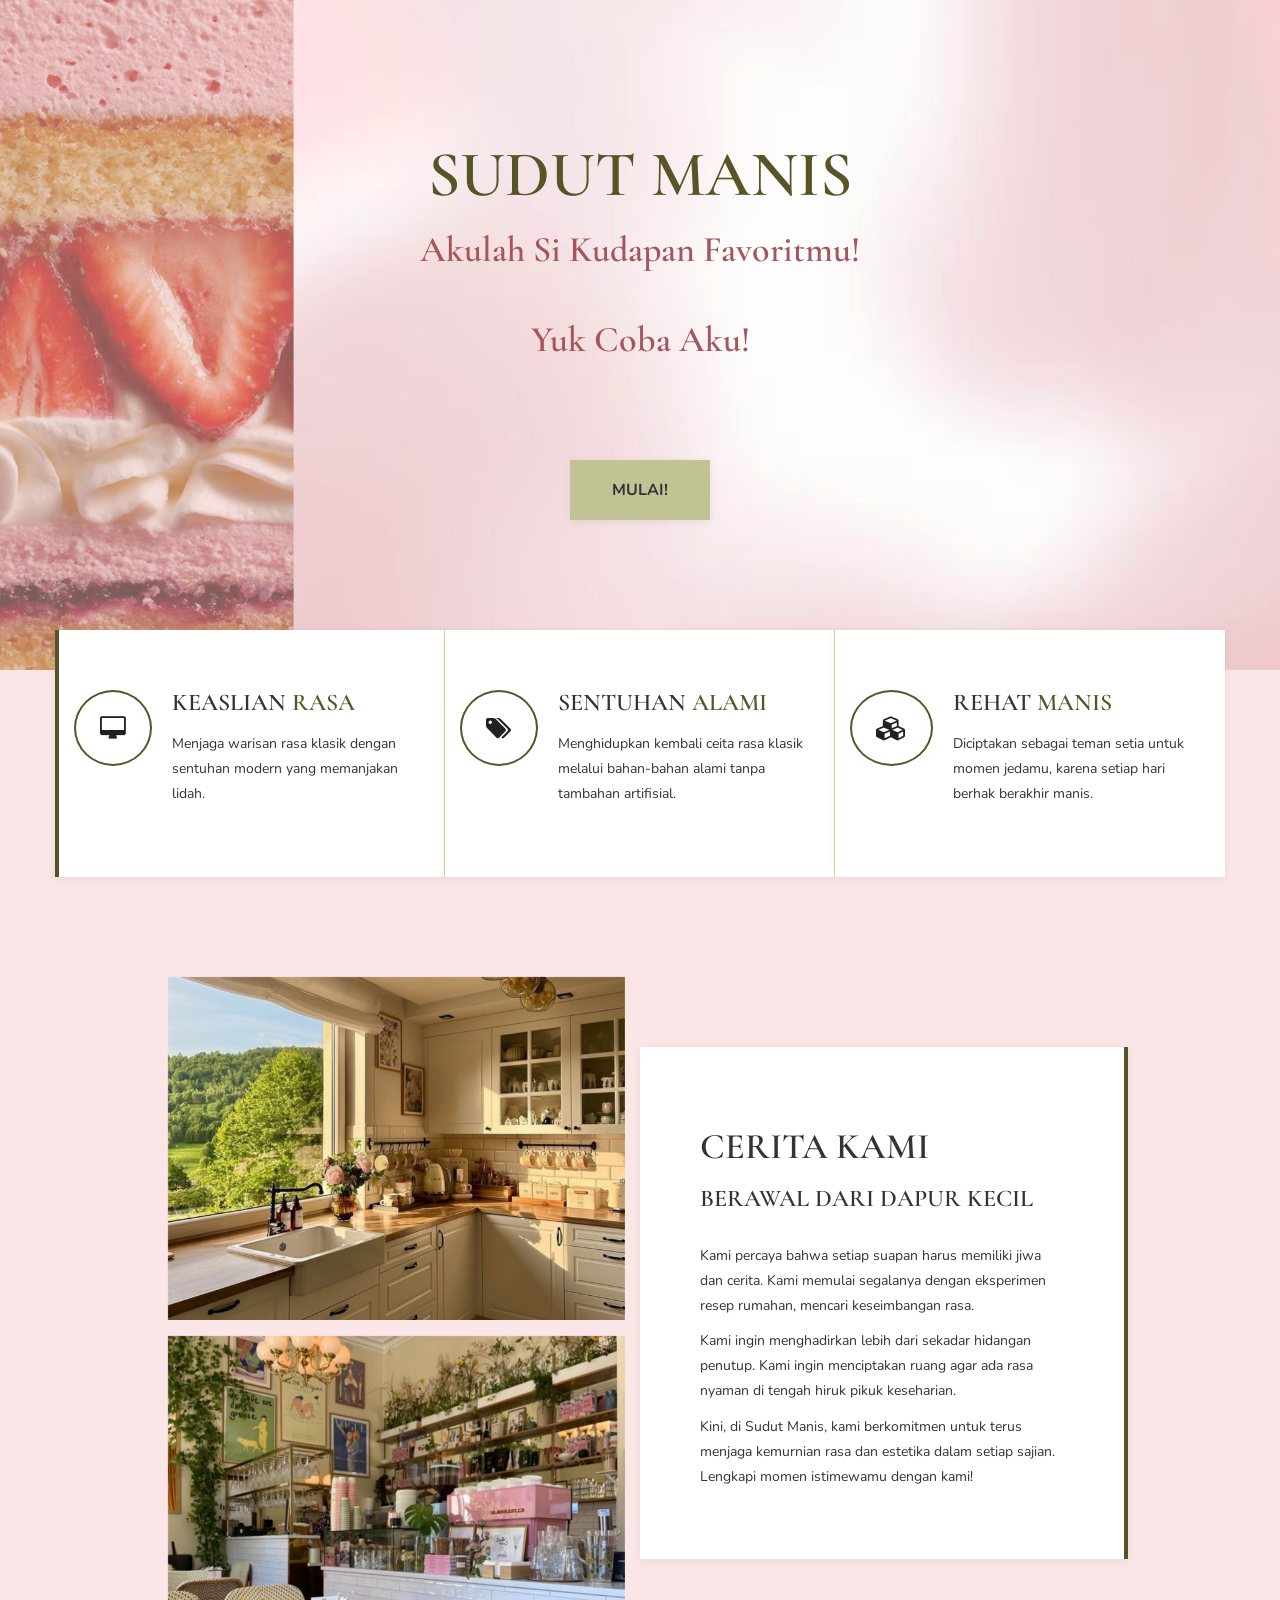
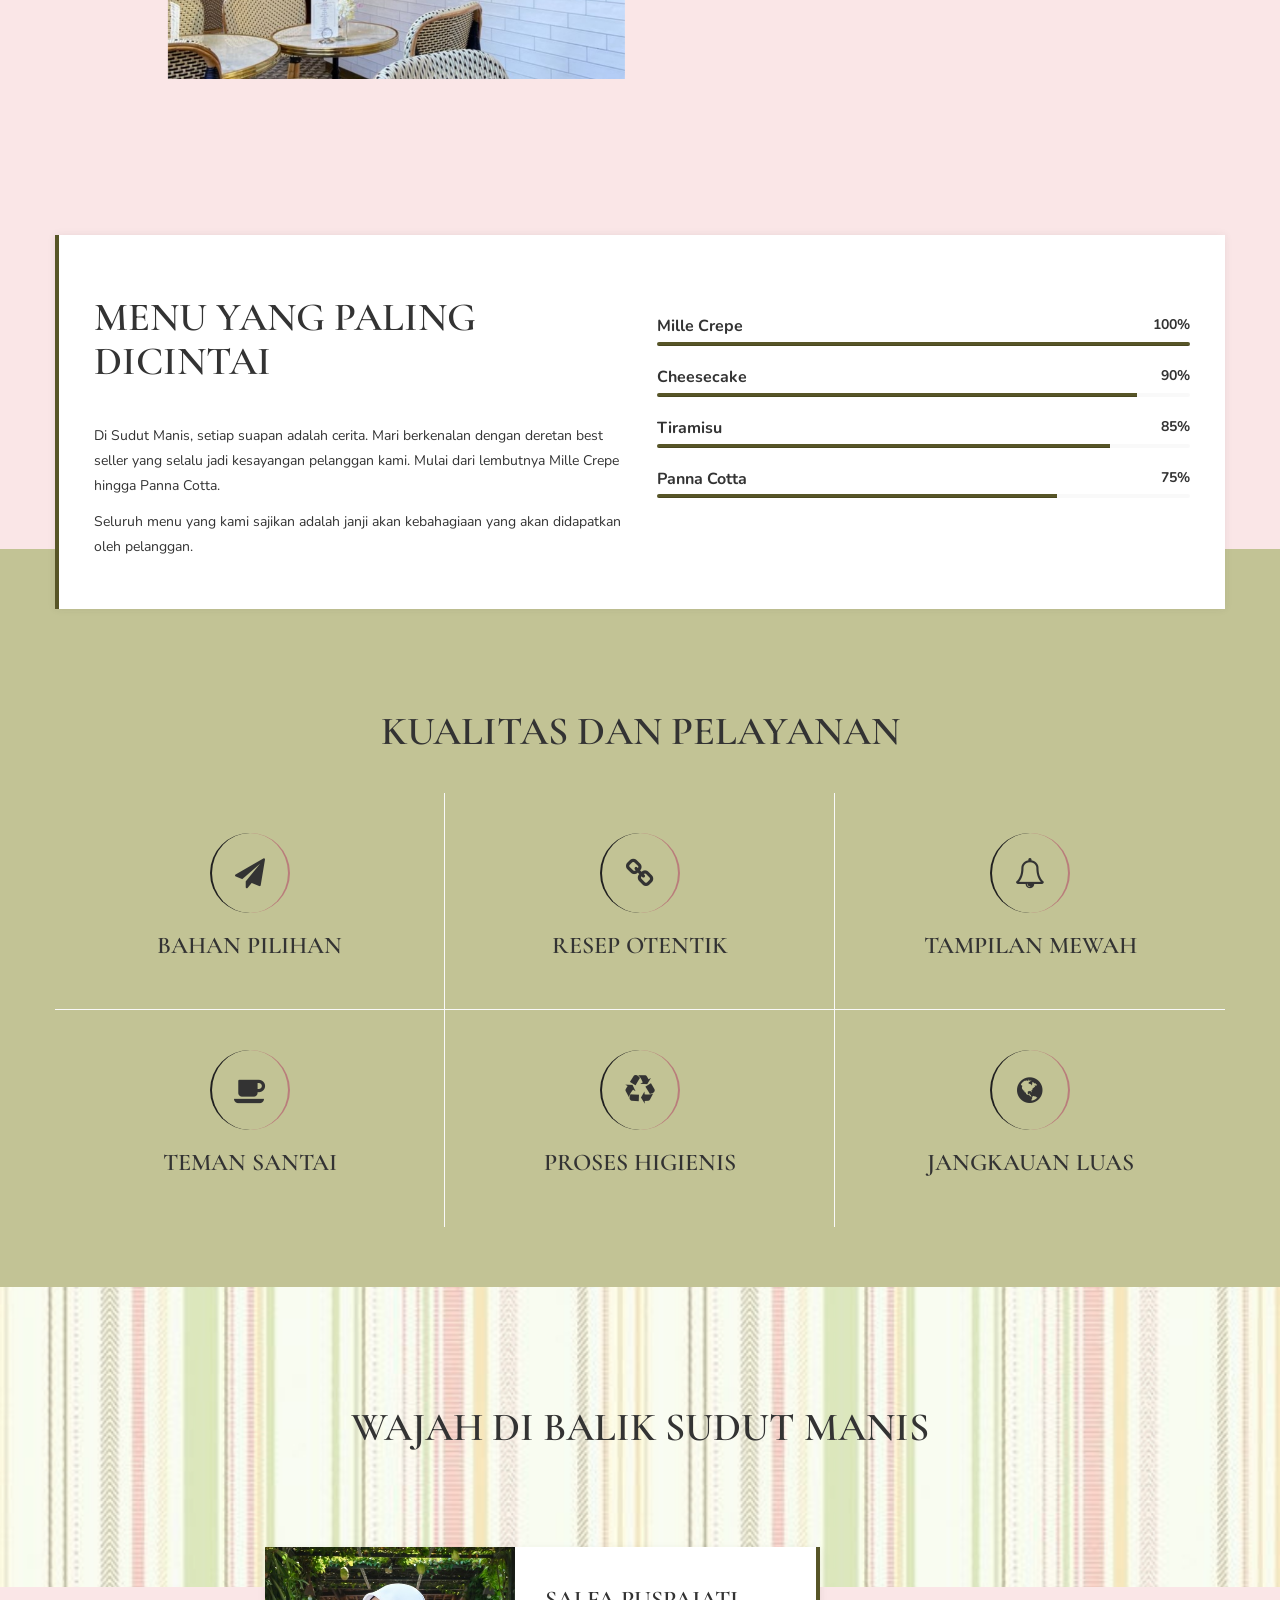
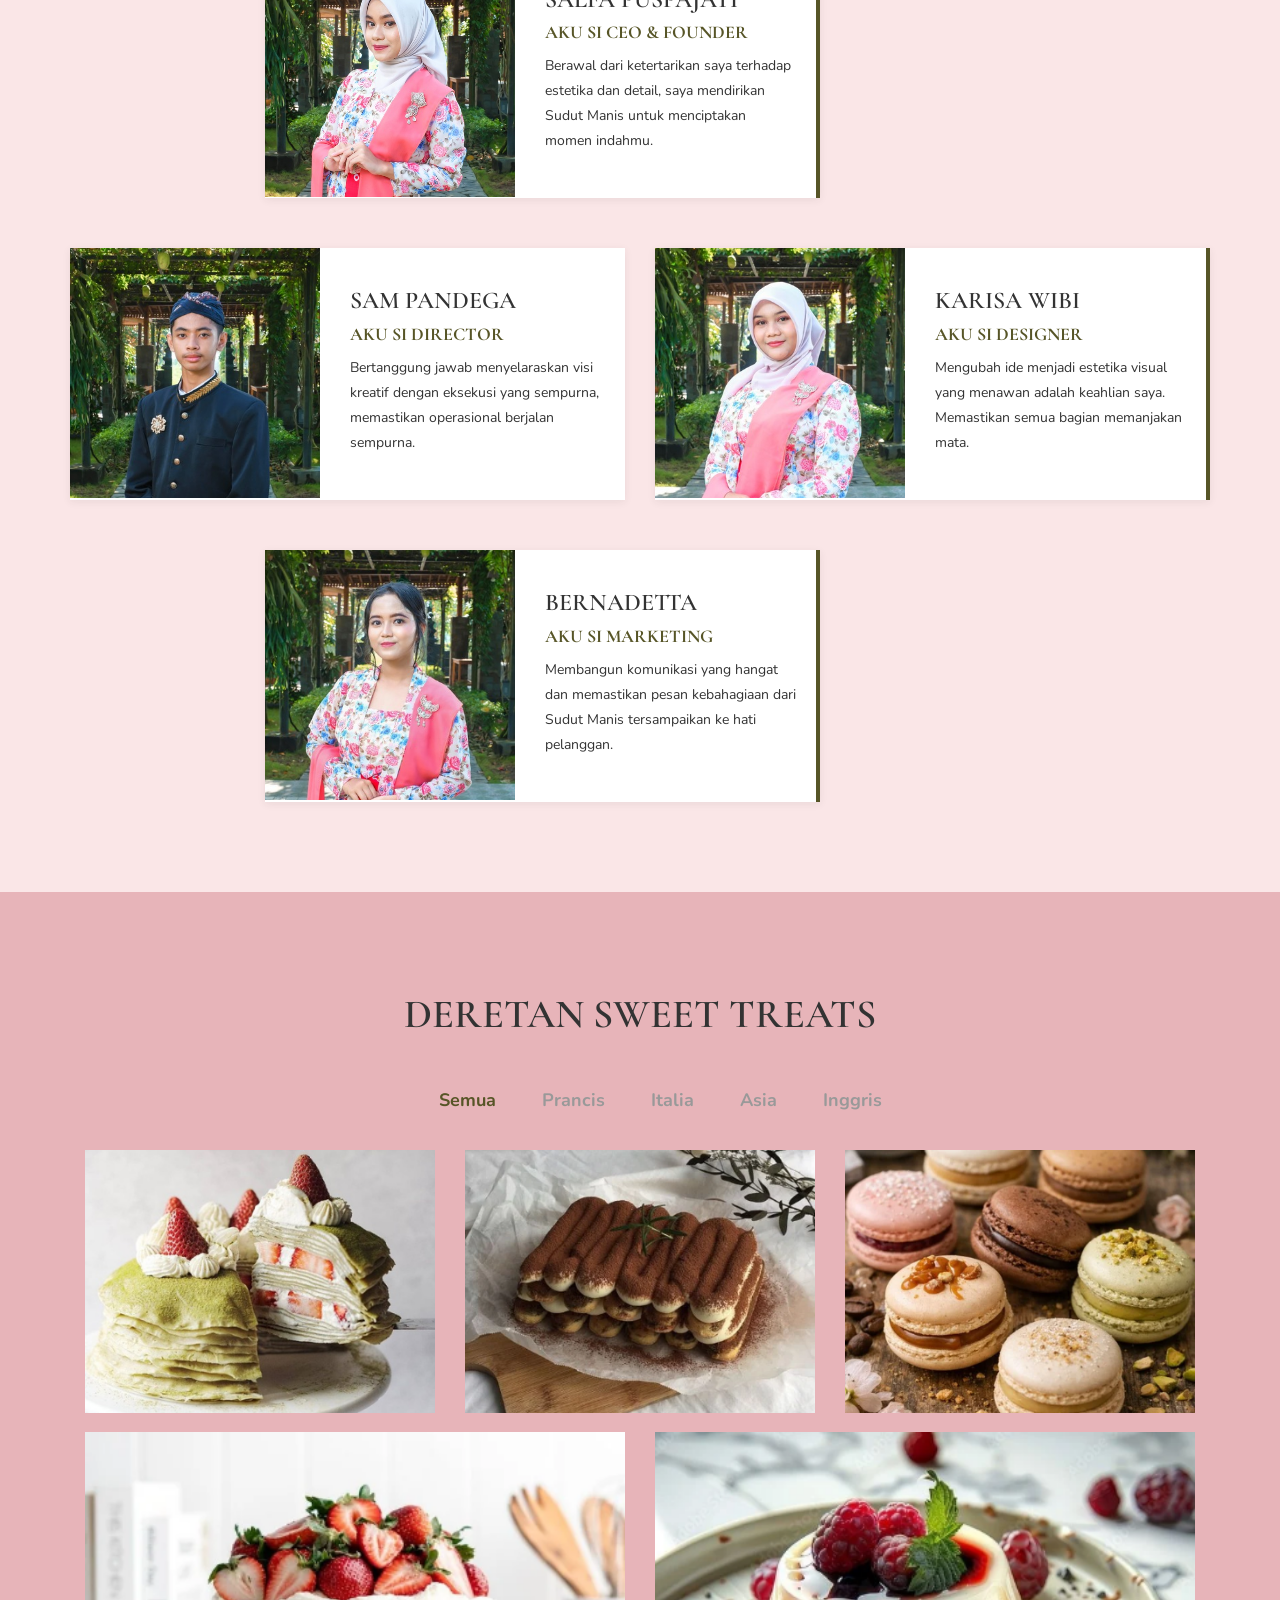
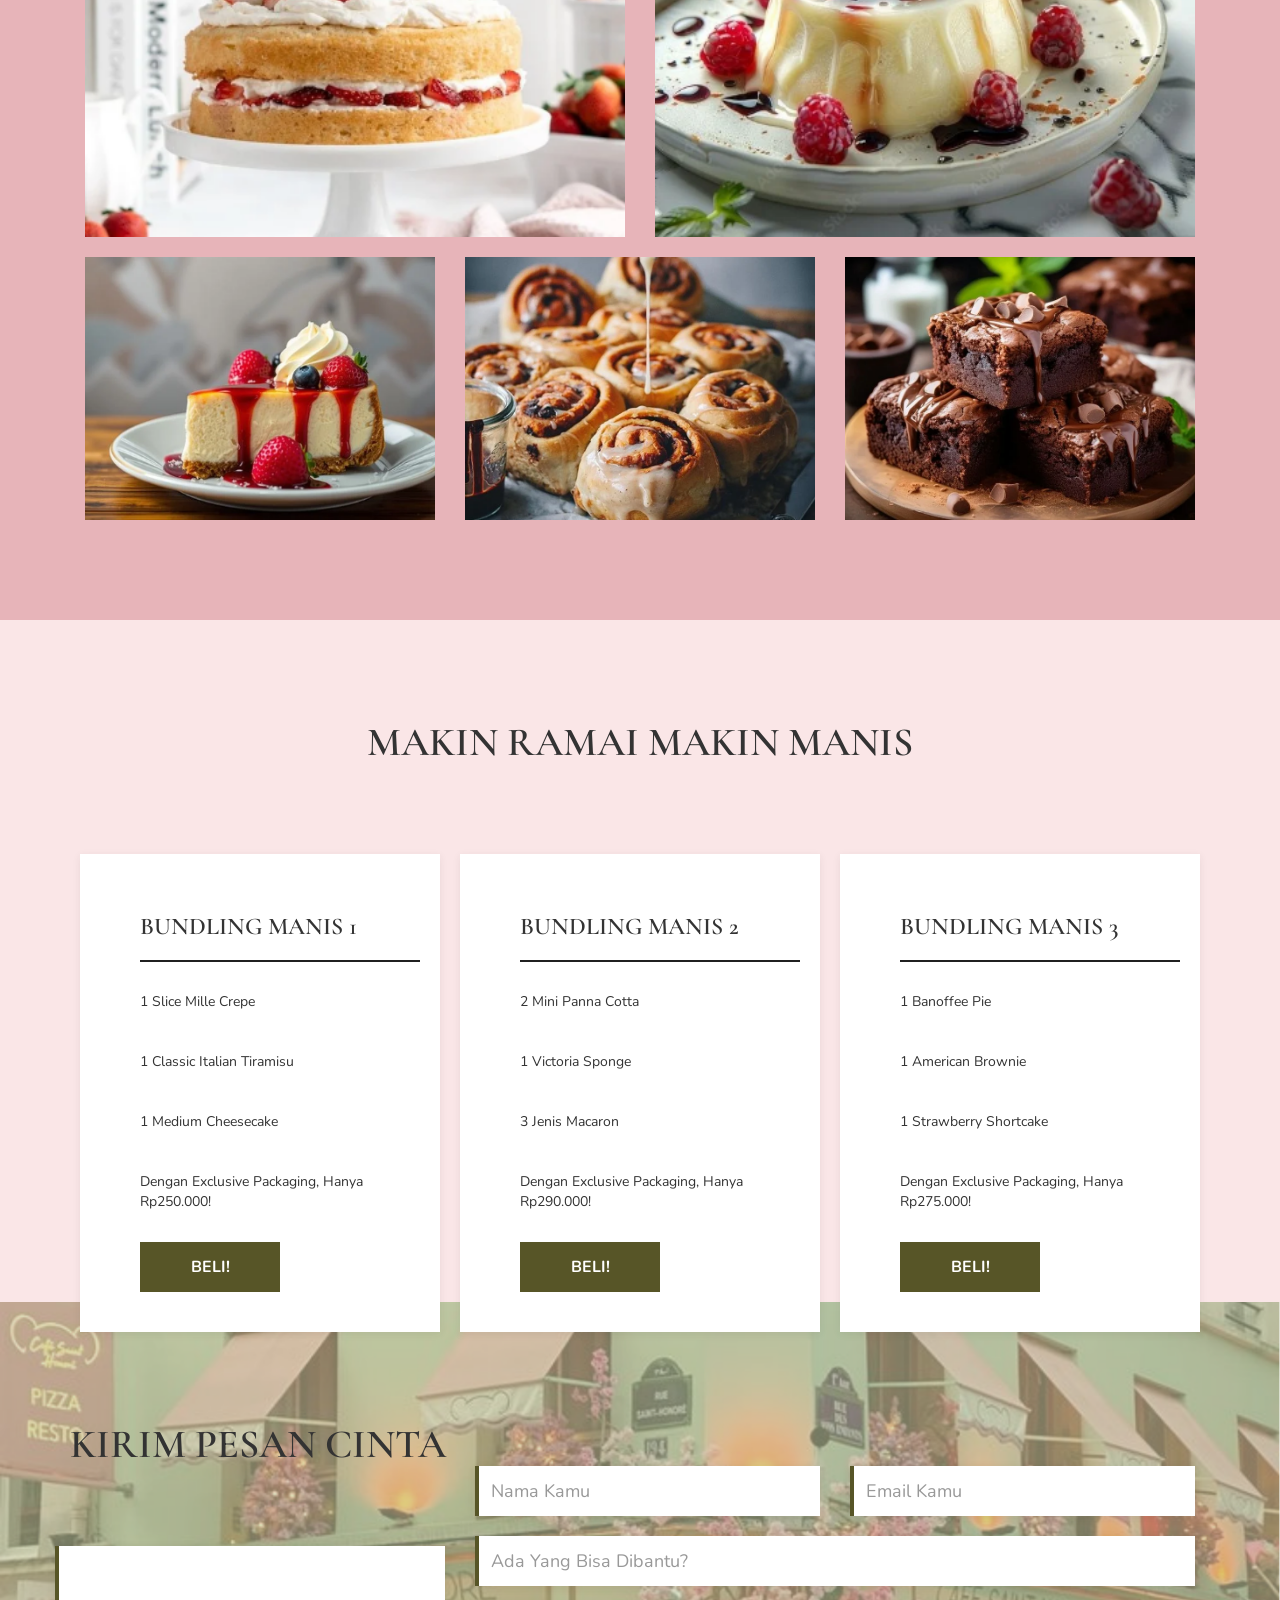
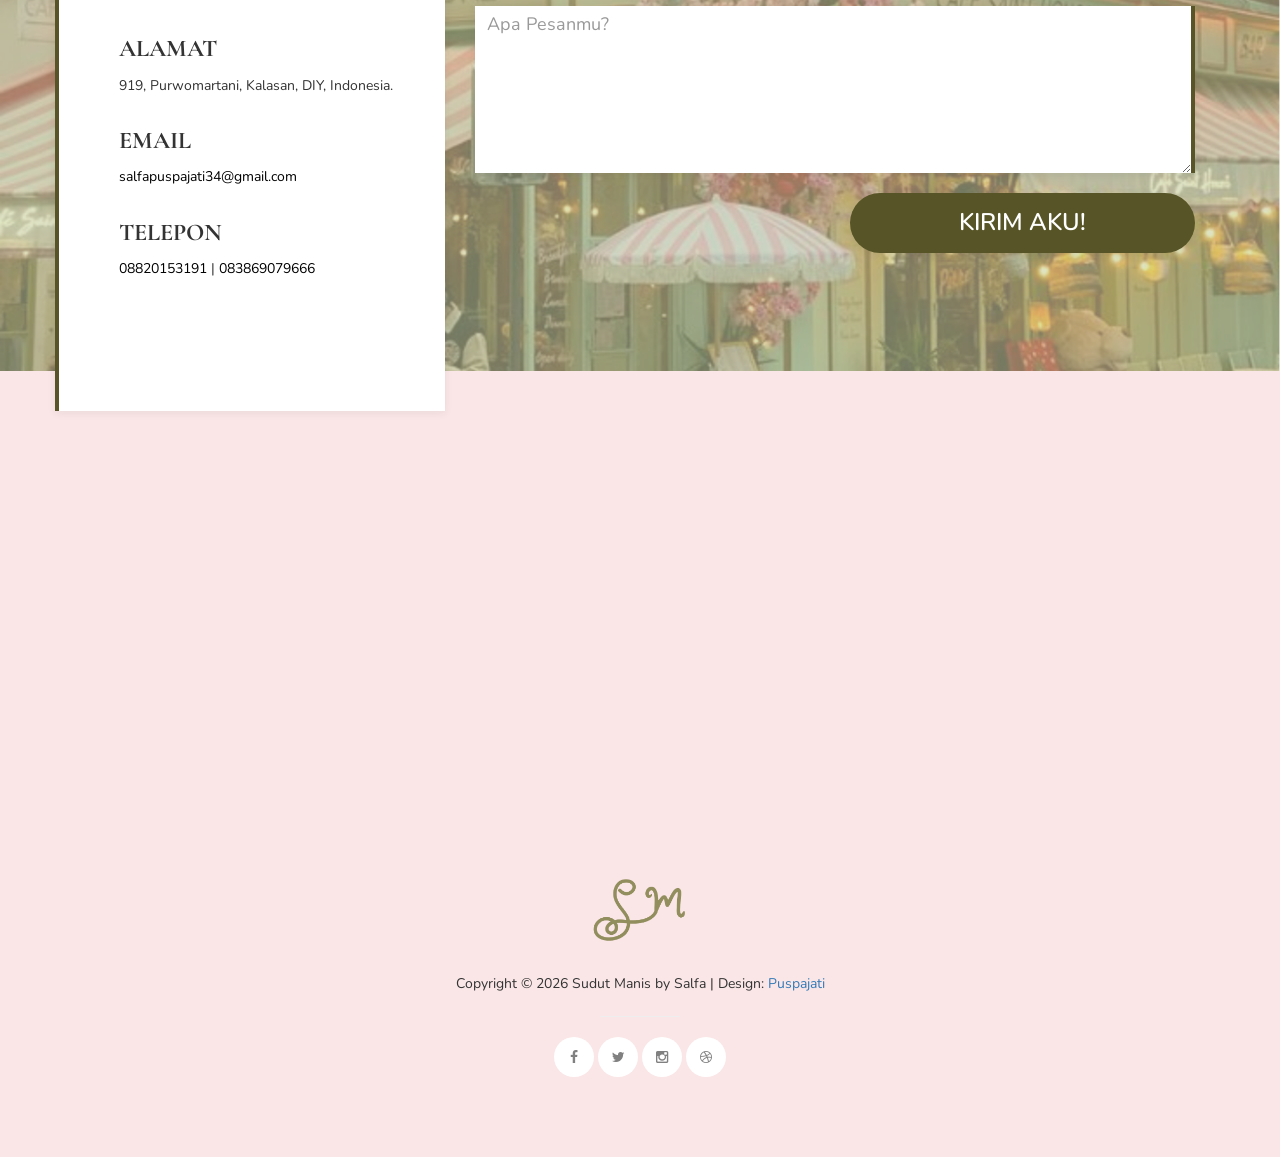
<file: index.html>
<!DOCTYPE html>
<html lang="en">
<head>
	<meta charset="utf-8">
	<meta http-equiv="X-UA-Compatible" content="IE=Edge">
	<meta name="viewport" content="width=device-width, initial-scale=1">
	<meta name="keywords" content="">
	<meta name="description" content="">
	<!-- site title -->
	<title>Sudut Manis  -  Kudapan Favoritmu</title>
	<!-- Stylesheets css comes here -->
	<link rel="stylesheet" href="css/bootstrap.min.css">
	<link rel="stylesheet" href="css/animate.min.css">
	<link rel="stylesheet" href="css/font-awesome.min.css">
	<link rel="stylesheet" href="css/nivo-lightbox.css">
	<link rel="stylesheet" href="css/nivo_themes/default/default.css">
	<link rel="stylesheet" href="css/templatemo-style.css">
	<link rel="preconnect" href="https://fonts.googleapis.com">
	<link rel="preconnect" href="https://fonts.gstatic.com" crossorigin>
	<link href="https://fonts.googleapis.com/css2?family=Cormorant+Garamond:ital,wght@0,400;0,600;0,700;1,400&family=Nunito:wght@300;400;600&display=swap" rel="stylesheet">
<!-- 
Alpha Template
https://templatemo.com/tm-465-alpha
-->
</head>
<body data-spy="scroll" data-target=".navbar-collapse">

<!-- preloader section -->
<div class="preloader">
	<div class="sk-spinner sk-spinner-rotating-plane"></div>
</div>

<!-- navigation section -->
<nav class="navbar navbar-default navbar-fixed-top sticky-navigation" role="navigation">
	<div class="container">
		<div class="navbar-header">
			<button class="navbar-toggle" data-toggle="collapse" data-target=".navbar-collapse">
				<span class="icon icon-bar"></span>
				<span class="icon icon-bar"></span>
				<span class="icon icon-bar"></span>
			</button>
			<a href="#"><img src="images/sudutmanis logo.png" class="img-responsive site-logo" alt="logo"></a>
		</div>
		<div class="collapse navbar-collapse">
			<ul class="nav navbar-nav navbar-right main-navigation">
				<li><a href="#home" class="smoothScroll">BERANDA</a></li>
				<li><a href="#about" class="smoothScroll">CERITA KAMI</a></li>
				<li><a href="#service" class="smoothScroll">KUALITAS</a></li>
				<li><a href="#team" class="smoothScroll">TIM KAMI</a></li>
				<li><a href="#portfolio" class="smoothScroll">DESSERTS</a></li>
				<li><a href="#price" class="smoothScroll">BUNDLING</a></li>
				<li><a href="#contact" class="smoothScroll">KONTAK</a></li>
				<p id="userInfo">Belum login</p>

	<div id="authArea">
		<button onclick="goLogin()" class="nav-cta">Login</button>
	</div>
			</ul>
		</div>
	</div>
</nav>

<!-- home section -->
<section id="home" class="tm-home">
	<div class="container">
		<div class="row">
			<div class="col-md-12 col-sm-12">
            	<h1 class="wow fadeIn tm-home-logo" data-wow-delay="1.3s">Sudut Manis</h1>
				<h2 class="wow fadeIn tm-home-header" data-wow-delay="1.6s">Akulah Si Kudapan Favoritmu!</h2>
				<h2 class="wow fadeInUp tm-home-header" data-wow-delay="1.9s">Yuk Coba Aku!</h2>
				<a href="#about" class="smoothScroll btn btn-default btn-lg">MULAI!</a>
			</div>
		</div>
	</div>
</section>

<!-- social icons section -->
<section id="tm-icons" class="tm-icons">
	<div class="container">
		<div class="row">
			
				<div class="col-md-4 col-sm-12 tm-icon-1">
					<div class="wow fadeInUp" data-wow-delay="1.3s">
						<div class="media">
							<div class="media-object pull-left">
								<a href="#" class="fa fa-desktop"></a>
							</div>
							<div class="media-body">
								<h3 class="media-heading">Keaslian <span class="green">Rasa</span></h3>
								<p>Menjaga warisan rasa klasik dengan sentuhan modern yang memanjakan lidah.</p>
							</div>
						</div>
					</div>
				</div>
				<div class="col-md-4 col-sm-12 tm-icon-2">
					<div class="wow fadeInUp" data-wow-delay="1.6s">
						<div class="media">
							<div class="media-object pull-left">
								<a href="#" class="fa fa-tags"></a>
							</div>
							<div class="media-body">
								<h3 class="media-heading">Sentuhan <span class="green">Alami</span></h3>
								<p>Menghidupkan kembali ceita rasa klasik melalui bahan-bahan alami tanpa tambahan artifisial.</p>
							</div>
						</div>
					</div>
				</div>
				<div class="col-md-4 col-sm-12 tm-icon-3">
					<div class="wow fadeInUp" data-wow-delay="1.9s">
						<div class="media">
							<div class="media-object pull-left">
								<a href="#" class="fa fa-cubes"></a>
							</div>
							<div class="media-body">
								<h3 class="media-heading">Rehat <span class="green">Manis</span></h3>
								<p>Diciptakan sebagai teman setia untuk momen jedamu, karena setiap hari berhak berakhir manis.</p>
							</div>
						</div>
					</div>
				</div>
			
		</div>
	</div>
</section>

<!-- about section -->
<section id="about" class="tm-about">
	<div class="container">
		<div class="row">
			<div class="col-md-1 col-sm-1"></div>
			<div class="col-md-5 col-sm-12">
				<img src="images/IMG_20260514_121208.jpg.jpeg" class="img-responsive wow fadeIn" data-wow-delay="0.6s" alt="about">
				<img src="images/IMG_20260514_121412.jpg.jpeg" class="img-responsive wow fadeInUp" data-wow-delay="0.6s" alt="about">
			</div>
			<div class="col-md-5 col-sm-12 about-des wow fadeInRight" data-wow-delay="0.9s">
				<h1>Cerita Kami</h1>
				<h3 class="tm-about-h3">Berawal dari Dapur Kecil</h3>
				<p>Kami percaya bahwa setiap suapan harus memiliki jiwa dan cerita. Kami memulai segalanya dengan eksperimen resep rumahan, mencari keseimbangan rasa.</p>
                <p>Kami ingin menghadirkan lebih dari sekadar hidangan penutup. Kami ingin menciptakan ruang agar ada rasa nyaman di tengah hiruk pikuk keseharian.</p>
				<p>Kini, di Sudut Manis, kami berkomitmen untuk terus menjaga kemurnian rasa dan estetika dalam setiap sajian. Lengkapi momen istimewamu dengan kami!</p>
			</div>
			<div class="col-md-1 col-sm-1"></div>
			<div class="col-md-12 col-sm-12 about-bottom-des wow bounceIn">
				<div class="col-md-6 col-sm-12">
					<h2 class="tm-about-header">Menu yang Paling Dicintai</h2>
					<p>Di Sudut Manis, setiap suapan adalah cerita. Mari berkenalan dengan deretan best seller yang selalu jadi kesayangan pelanggan kami. Mulai dari lembutnya Mille Crepe hingga Panna Cotta.</p>
					<p>Seluruh menu yang kami sajikan adalah janji akan kebahagiaan yang akan didapatkan oleh pelanggan.</p>
				</div>
				<div class="col-md-6 col-sm-12 about-skills">
					<strong>Mille Crepe</strong>
						<span class="pull-right">100%</span>
							<div class="progress">
								<div class="progress-bar progress-bar-primary" role="progressbar" aria-valuenow="80" aria-valuemin="0" aria-valuemax="100" style="width: 100%;"></div>
							</div>
					<strong>Cheesecake</strong>
						<span class="pull-right">90%</span>
							<div class="progress">
								<div class="progress-bar progress-bar-primary" role="progressbar" aria-valuenow="90" aria-valuemin="0" aria-valuemax="100" style="width: 90%;"></div>
							</div>
					<strong>Tiramisu</strong>
						<span class="pull-right">85%</span>
							<div class="progress">
								<div class="progress-bar progress-bar-primary" role="progressbar" aria-valuenow="85" aria-valuemin="0" aria-valuemax="100" style="width: 85%;"></div>
							</div>
					<strong>Panna Cotta</strong>
						<span class="pull-right">75%</span>
							<div class="progress">
								<div class="progress-bar progress-bar-primary" role="progressbar" aria-valuenow="75" aria-valuemin="0" aria-valuemax="100" style="width: 75%;"></div>
							</div>
				</div>
			</div>
		</div>
	</div>
</section>

<!-- service section -->
<section id="service" class="tm-service">
	<div class="container">
		<div class="row">
			<div class="col-md-12 col-sm-12">
				<h2>Kualitas dan Pelayanan</h2>
			</div>
			<div class="col-md-4 col-sm-4 border-right border-bottom">
				<i class="fa fa-paper-plane wow bounceIn" data-wow-delay="0.3s"></i>
				<h3 class="tm-service-h3">Bahan Pilihan</h3>
			</div>
			<div class="col-md-4 col-sm-4 border-right border-bottom">
				<i class="fa fa-link wow bounceIn" data-wow-delay="0.6s"></i>
				<h3 class="tm-service-h3">Resep Otentik</h3>
			</div>
			<div class="col-md-4 col-sm-4 border-bottom">
				<i class="fa fa-bell-o wow bounceIn" data-wow-delay="0.9s"></i>
				<h3 class="tm-service-h3">Tampilan Mewah</h3>
			</div>
			<div class="col-md-4 col-sm-4 border-right">
				<i class="fa fa-coffee wow bounceIn" data-wow-delay="1s"></i>
				<h3 class="tm-service-h3">Teman Santai</h3>
			</div>
			<div class="col-md-4 col-sm-4 border-right">
				<i class="fa fa-recycle wow bounceIn" data-wow-delay="1.3s"></i>
				<h3 class="tm-service-h3">Proses Higienis</h3>
			</div>
			<div class="col-md-4 col-sm-4">
				<i class="fa fa-globe wow bounceIn" data-wow-delay="1.6s"></i>
				<h3 class="tm-service-h3">Jangkauan Luas</h3>
			</div>
		</div>
	</div>
</section>

<!-- home section -->
<section id="team" class="tm-team">
	<div class="team-title">
		<h2>Wajah di balik Sudut Manis</h2>
	</div>
	<div class="container">
		<div class="row">
			<div class="container-fluid">
			<div class="col-md-2 col-sm-1"></div>
			<div class="col-md-6 col-sm-10">
				<div class="media wow fadeInUp" data-wow-delay="0.3s">
					<div class="media-object pull-left">
						<img src="images/salfa 250px_20260514_114555_0000.png" class="img-responsive" alt="team">
					</div>
					<div class="media-body border-right">
						<h3 class="media-heading">Salfa Puspajati</h3>
						<h4 class="tm-team-member-heading-2">Aku Si CEO &amp; Founder</h4>
						<p>Berawal dari ketertarikan saya terhadap estetika dan detail, saya mendirikan Sudut Manis untuk menciptakan momen indahmu.</p>
					</div>
				</div>
			</div>
			<div class="col-md-6 col-sm-10">
				<div class="media wow fadeInUp" data-wow-delay="0.6s">
					<div class="media-object pull-left">
						<img src="images/dega 250px_20260514_115145_0000.png" class="img-responsive" alt="team">
					</div>
					<div class="media-body">
						<h3 class="media-heading">Sam Pandega</h3>
						<h4 class="tm-team-member-heading-2">Aku Si Director</h4>
						<p>Bertanggung jawab menyelaraskan visi kreatif dengan eksekusi yang sempurna, memastikan operasional berjalan sempurna.</p>
					</div>
				</div>
			</div>
			<div class="col-md-6 col-sm-10">
				<div class="media wow fadeInUp" data-wow-delay="0.9s">
					<div class="media-object pull-left">
						<img src="images/ica 250px_20260514_115344_0000.png" class="img-responsive" alt="team">
					</div>
					<div class="media-body border-right">
						<h3 class="media-heading">Karisa Wibi</h3>
						<h4 class="tm-team-member-heading-2">Aku Si Designer</h4>
						<p>Mengubah ide menjadi estetika visual yang menawan adalah keahlian saya. Memastikan semua bagian memanjakan mata.</p>
					</div>
				</div>
			</div>
			<div class="col-md-2 col-sm-2"></div>
			<div class="col-md-6 col-sm-10">
				<div class="media wow fadeInUp" data-wow-delay="1s">
					<div class="media-object pull-left">
						<img src="images/berta 250px_20260514_115436_0000.png" class="img-responsive" alt="team">
					</div>
					<div class="media-body border-right">
						<h3 class="media-heading">Bernadetta</h3>
						<h4 class="tm-team-member-heading-2">Aku Si Marketing</h4>
						<p>Membangun komunikasi yang hangat dan memastikan pesan kebahagiaan dari Sudut Manis tersampaikan ke hati pelanggan.</p>
					</div>
				</div>
			</div>
		</div>
		</div>
	</div>
</section>

<!-- portfolio section -->
<section id="portfolio" class="tm-portfolio">
	<div class="container">
		<div class="row">
			<div class="col-md-12 col-sm-12">
				<div class="title">
					<h2>Deretan Sweet Treats</h2>
				</div>
				<!-- ISO section -->
				<div class="iso-section">
					<ul class="filter-wrapper clearfix">
                   		 <li><a href="#" data-filter="*" class="selected opc-main-bg">Semua</a></li>
                   		 <li><a href="#" class="opc-main-bg" data-filter=".html">Prancis</a></li>
                   		 <li><a href="#" class="opc-main-bg" data-filter=".photoshop">Italia</a></li>
                    	 <li><a href="#" class="opc-main-bg" data-filter=".wordpress">Asia</a></li>
                    	 <li><a href="#" class="opc-main-bg" data-filter=".mobile">Inggris</a></li>
               		</ul>
               		<div class="iso-box-section wow fadeIn" data-wow-delay="0.9s">
               			<div class="iso-box-wrapper col4-iso-box">

               				 <div class="iso-box html wordpress mobile col-md-4 col-sm-4">
               				 	<a href="images/portfolio-img2.jpg" data-lightbox-gallery="portfolio-gallery"><img src="images/portfolio-img2.jpg" alt="portfolio img"></a>
               				 </div>

               				 <div class="iso-box wordpress col-md-4 col-sm-4">
               				 	<a href="images/portfolio-img3.jpg" data-lightbox-gallery="portfolio-gallery"><img src="images/portfolio-img3.jpg" alt="portfolio img"></a>
               				 </div>

               				 <div class="iso-box html mobile col-md-4 col-sm-4">
               				 	<a href="images/portfolio-img4.jpg" data-lightbox-gallery="portfolio-gallery"><img src="images/portfolio-img4.jpg" alt="portfolio img"></a>
               				 </div>

               				 <div class="iso-box wordpress col-md-6 col-sm-6">
               				 	<a href="images/portfolio-img5.jpg" data-lightbox-gallery="portfolio-gallery"><img src="images/portfolio-img5.jpg" alt="portfolio img"></a>
               				 </div>

               				 <div class="iso-box html photoshop col-md-6 col-sm-6">
               				 	<a href="images/portfolio-img6.jpg" data-lightbox-gallery="portfolio-gallery"><img src="images/portfolio-img6.jpg" alt="portfolio img"></a>
               				 </div>

               				 <div class="iso-box photoshop col-md-4 col-sm-4">
               				 	<a href="images/portfolio-img7.jpg" data-lightbox-gallery="portfolio-gallery"><img src="images/portfolio-img7.jpg" alt="portfolio img"></a>
               				 </div>

               				 <div class="iso-box photoshop mobile col-md-4 col-sm-4">
               				 	<a href="images/portfolio-img8.jpg" data-lightbox-gallery="portfolio-gallery"><img src="images/portfolio-img8.jpg" alt="portfolio img"></a>
               				 </div>

               				 <div class="iso-box photoshop html col-md-4 col-sm-4">
               				 	<a href="images/portfolio-img9.jpg" data-lightbox-gallery="portfolio-gallery"><img src="images/portfolio-img9.jpg" alt="portfolio img"></a>
               				 </div>

               			</div>
               		</div>

				</div>
			</div>
		</div>
	</div>
</section>		

<!-- price section -->
<section id="price" class="tm-price">
	<div class="container">
		<div class="col-md-12 col-sm-12">
			<h2 class="tm-price-section-heading">Makin Ramai Makin Manis</h2>
		</div>
		<div class="col-md-4 col-sm-6">
			<div class="plan wow bounceIn" data-wow-delay="0.3s">
				<h3 class="plan_title">BUNDLING MANIS 1</h3>
					<ul>
						<li>1 Slice Mille Crepe</li>
						<li>1 Classic Italian Tiramisu</li>
						<li>1 Medium Cheesecake</li>
						<li>Dengan Exclusive Packaging, Hanya Rp250.000!</li>
					</ul>
					<button class="btn btn-warning">BELI!</button>
			</div>
		</div>
		<div class="col-md-4 col-sm-6">
			<div class="plan wow bounceIn" data-wow-delay="0.6s">
				<h3 class="plan_title">BUNDLING MANIS 2</h3>
					<ul>
						<li>2 Mini Panna Cotta</li>
						<li>1 Victoria Sponge</li>
						<li>3 Jenis Macaron</li>
						<li>Dengan Exclusive Packaging, Hanya Rp290.000!</li>
					</ul>
					<button class="btn btn-warning">BELI!</button>
			</div>
		</div>
		<div class="col-md-4 col-sm-6">
			<div class="plan wow bounceIn" data-wow-delay="0.9s">
				<h3 class="plan_title">BUNDLING MANIS 3</h3>
					<ul>
						<li>1 Banoffee Pie</li>
						<li>1 American Brownie</li>
						<li>1 Strawberry Shortcake</li>
						<li>Dengan Exclusive Packaging, Hanya Rp275.000!</li>
					</ul>
					<button class="btn btn-warning">BELI!</button>
			</div>
		</div>
	</div>
</section>

<!-- contact section -->
<section id="contact" class="tm-contact">
	<div class="container">
		<div class="row">
			<div class="col-md-12 col-sm-12">
				<h2>Kirim Pesan Cinta</h2>
			</div>
			<div class="col-md-4 col-sm-5 address wow fadeInUp" data-wow-delay="0.6s">
				<div>
					<h3 class="tm-contact-h3">Alamat</h3>
					<p>919, Purwomartani, Kalasan, DIY, Indonesia.</p>
				</div>
				<div>
					<h3 class="tm-contact-h3">Email</h3>
					<p><a href="mailto:salfapuspajati34@gmail.com" class="tm-contact-link">salfapuspajati34@gmail.com</a></p>
				</div>
				<div>
					<h3 class="tm-contact-h3">Telepon</h3>
					<p><a href="tel:08820153191" class="tm-contact-link">08820153191</a> | <a href="tel:083869079666" class="tm-contact-link">083869079666</a></p>
				</div>		
			</div>	
			<div class="col-md-8 col-sm-7 contact-form wow fadeInRight" data-wow-delay="0.9s">
				<form action="#" method="post" role="form">
					<div class="col-md-6 col-sm-6">
						<input class="form-control" type="text" placeholder="Nama Kamu">
					</div>
					<div class="col-md-6 col-sm-6">
						<input class="form-control" type="email" placeholder="Email Kamu">
					</div>
					<div class="col-md-12 col-sm-12">
						<input class="form-control" type="text" placeholder="Ada Yang Bisa Dibantu?">
						<textarea class="form-control" placeholder="Apa Pesanmu?" rows="6"></textarea>
					</div>
					<div class="col-md-offset-6 col-md-6 col-sm-12">
						<input class="form-control" type="submit" value="KIRIM AKU!">
					</div>
				</form>
			</div>
		</div>
	</div>
</section>

<!-- footer section -->
<footer>
	<div class="container">
		<div class="row">
			<div class="col-md-6 col-sm-6">
				<div class="area-maps-logo">
				<iframe src="https://www.google.com/maps/embed?pb=!1m18!1m12!1m3!1d3953.3002084793443!2d110.44889467404911!3d-
					7.757951076931667!2m3!1f0!2f0!3f0!3m2!1i1024!2i768!4f13.1!3m3!1m2!
					1s0x2e7a5b0036f06835%3A0xde57ac61302b888!2sJava%20n%20Puspa&#39;s%20House!5e0!3m2!1sen!2sid!4v1779374435645!5m2!1sen!2sid" 
					width="500" height="350" style="border:0;" allowfullscreen="" loading="lazy" referrerpolicy="no-referrer-when-downgrade"></iframe>
				</div>
			</div>
			
				<div class="col-md-6 col-sm-6">
    				<div class="embed-responsive embed-responsive-16by9">
        				<iframe class="embed-responsive-item" src="https://www.youtube.com/embed/lyWYIN7Khrg" allowfullscreen></iframe>
    				</div>
				</div>
			
			<div class="row">
    			<div class="col-md-12 text-center" style="margin-top: 40px; margin-bottom: 20px;">
        			<a href="index.html">
            			<img src="images/sudutmanis logo.png" alt="Logo Sudut Manis" style="max-height: 80px; display: inline-block;">
        			</a>
    			</div>
			</div>
				
				<p>Copyright &copy; 2026 Sudut Manis by Salfa 
                
                | Design: <a rel="nofollow" href="https://templatemo.com" title="free templates">Puspajati</a></p>
				<hr>
				<ul class="social-icon">
					<li class="wow bounceIn" data-wow-delay="0.3s"><a href="#" class="fa fa-facebook"></a></li>
					<li class="wow bounceIn" data-wow-delay="0.6s"><a href="#" class="fa fa-twitter"></a></li>
					<li class="wow bounceIn" data-wow-delay="0.9s"><a href="#" class="fa fa-instagram"></a></li>
					<li class="wow bounceIn" data-wow-delay="1s"><a href="#" class="fa fa-dribbble"></a></li>
				</ul>
			</div>
		</div>
	</div>
</footer>

<!-- javascript js comes here -->
<script src="js/jquery.js"></script>
<script src="js/bootstrap.min.js"></script>
<script src="js/smoothscroll.js"></script>
<script src="js/jquery.nav.js"></script>
<script src="js/isotope.js"></script>
<script src="js/imagesloaded.min.js"></script>
<script src="js/nivo-lightbox.min.js"></script>
<script src="js/wow.min.js"></script>
<script src="js/custom.js"></script>
  <script src="login/js/welcome.js"></script>
	
</body>
</html>
</file>
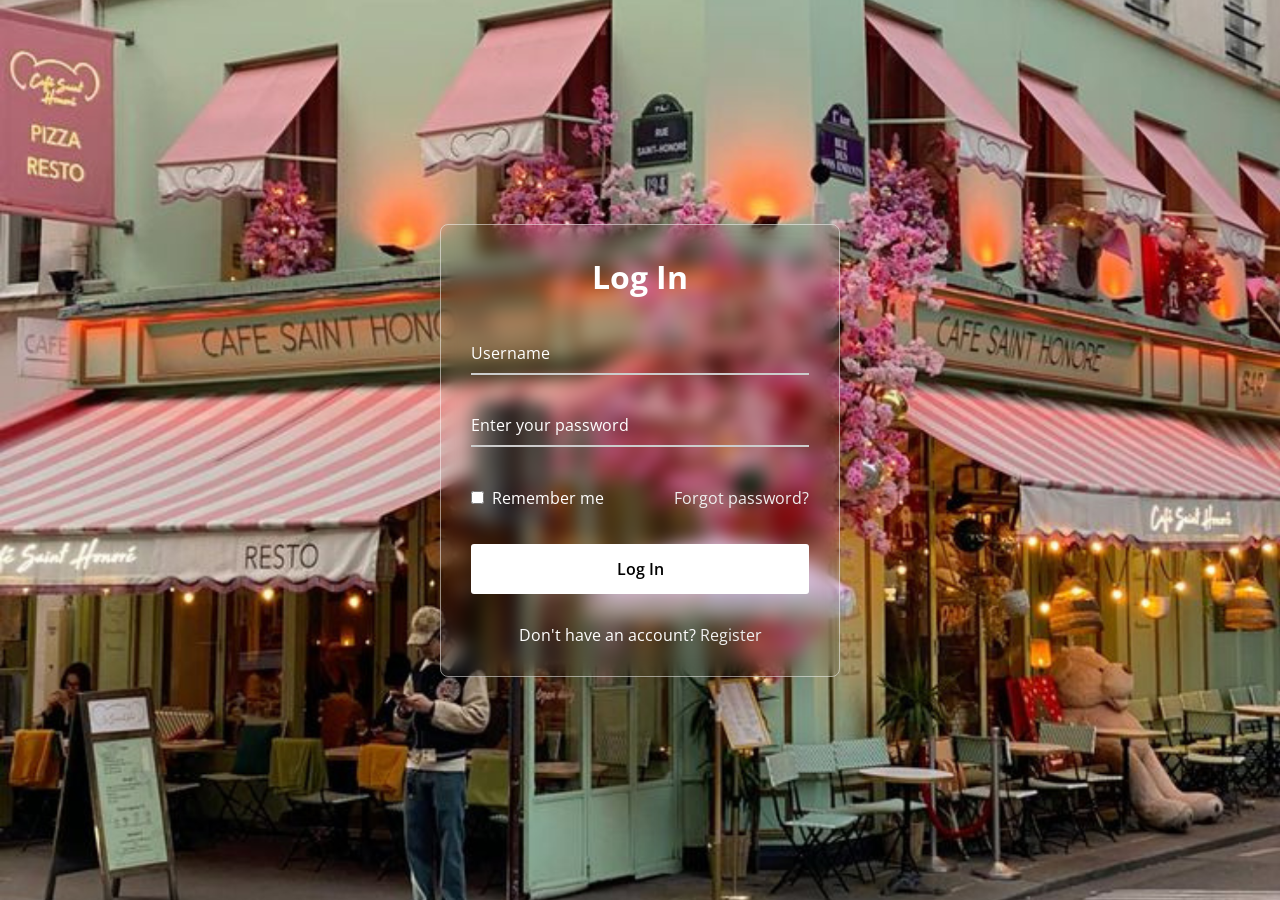
<file: login/index.html>
<!DOCTYPE html>
<!-- Coding By CodingNepal - www.codingnepalweb.com -->
<html>
<head>
  <meta charset="UTF-8">
  <meta name="viewport" content="width=device-width, initial-scale=1.0">
  <title>Sudut Manis Login Form | Kudapan Favoritmu</title>
  <link rel="stylesheet" href="style.css">
</head>
<body>
  <div class="wrapper">
    <form action="#" id="loginForm">
      <h2>Log In</h2>
        <div class="input-field">
        <input type="text" id="username" required>
        <label>Username</label>
      </div>
      <div class="input-field">
        <input type="password" id="password" required>
        <label>Enter your password</label>
      </div>
      <div class="forget">
        <label for="remember">
          <input type="checkbox" id="remember">
          <p>Remember me</p>
        </label>
        <a href="#">Forgot password?</a>
      </div>
      <button type="submit">Log In</button>
      <div class="register">
        <p>Don't have an account? <a href="#">Register</a></p>
      </div>
          <div id="alertBox" class="alert" style="display:none;"></div>
      </form>
  </div>


<script src="js/login.js"></script>
</body>
</html>
</file>
<file: css/templatemo-style.css>
/*

Alpha Template

https://templatemo.com/tm-465-alpha

*/

body {
  background: #fae6e7;
  font-family: 'Nunito', sans-serif;
  font-weight: 400;
  font-style: normal;
}  

html,body { overflow-x: hidden; }

h1,h2,h3,h4, .navbar-nav a {
  font-weight: bold;
  text-transform: uppercase;
}

.green {
	color: #575527;
}

img {
  max-width: 100%;
  height: auto;
}

h2 {
  font-size: 40px;
  padding-bottom: 30px;
}

p {
  font-family: 'Nunito', sans-serif;
  font-weight: 400;
  font-style: normal;
  line-height: 1.8em;
}

a:hover { text-decoration: none; }

/* preloader section */
.preloader {
  position: fixed;
  top: 0;
  left: 0;
  width: 100%;
  height: 100%;
  z-index: 99999;
  display: -webkit-box;
  display: -webkit-flex;
  display: -ms-flexbox;
  display: flex;
  -webkit-flex-flow: row nowrap;
      -ms-flex-flow: row nowrap;
          flex-flow: row nowrap;
  -webkit-box-pack: center;
  -webkit-justify-content: center;
      -ms-flex-pack: center;
          justify-content: center;
  -webkit-box-align: center;
  -webkit-align-items: center;
      -ms-flex-align: center;
          align-items: center;
  background: none repeat scroll 0 0 #ecc4c3;
}
.sk-spinner-rotating-plane.sk-spinner {
  width: 30px;
  height: 30px;
  background-color: #928e5e;
  -webkit-animation: sk-rotatePlane 1.2s infinite ease-in-out;
          animation: sk-rotatePlane 1.2s infinite ease-in-out; }

@-webkit-keyframes sk-rotatePlane {
  0% {
    -webkit-transform: perspective(120px) rotateX(0deg) rotateY(0deg);
            transform: perspective(120px) rotateX(0deg) rotateY(0deg); }

  50% {
    -webkit-transform: perspective(120px) rotateX(-180.1deg) rotateY(0deg);
            transform: perspective(120px) rotateX(-180.1deg) rotateY(0deg); }

  100% {
    -webkit-transform: perspective(120px) rotateX(-180deg) rotateY(-179.9deg);
            transform: perspective(120px) rotateX(-180deg) rotateY(-179.9deg); } }

@keyframes sk-rotatePlane {
  0% {
    -webkit-transform: perspective(120px) rotateX(0deg) rotateY(0deg);
            transform: perspective(120px) rotateX(0deg) rotateY(0deg); }

  50% {
    -webkit-transform: perspective(120px) rotateX(-180.1deg) rotateY(0deg);
            transform: perspective(120px) rotateX(-180.1deg) rotateY(0deg); }

  100% {
    -webkit-transform: perspective(120px) rotateX(-180deg) rotateY(-179.9deg);
            transform: perspective(120px) rotateX(-180deg) rotateY(-179.9deg); } }

/* navigation section */
.sticky-navigation { opacity: 0; }
.navbar-default {
  background: #ddd3c9;
  border: none;
  -webkit-box-shadow: 0 2px 8px 0 rgba(50, 50, 50, 0.08);
          box-shadow: 0 2px 8px 0 rgba(50, 50, 50, 0.08);
  margin: 0;
  padding: 0;
}
.navbar-default .navbar-brand {
  line-height: 38px;
  position: relative;
  bottom: 20px;
}
.navbar-default .navbar-nav li a {
  color: #202020;
  font-weight: 700;
  line-height: 38px;
  padding-right: 20px;
  padding-left: 20px;
}
.navbar-default .navbar-nav li a:hover { color: #575527; }
.navbar-default .navbar-nav > li > a:hover,
.navbar-default .navbar-nav > li > a:focus {
  color: #575527;
  background-color: transparent;
}
.navbar-default .navbar-nav > .active > a,
.navbar-default .navbar-nav > .active > a:hover,
.navbar-default .navbar-nav > .active > a:focus {
  color: #575527;
  background-color: transparent;
}
.navbar-default .navbar-toggle {
     border: none;
     padding-top: 10px;
  }
.navbar-default .navbar-toggle .icon-bar {
    background: #575527;
    border-color: transparent;
  }
.navbar-default .navbar-toggle:hover,
.navbar-default .navbar-toggle:focus { 
  background-color: transparent 
}
.site-logo {
  height: 68px;
  width: auto;
}

/* home section */  
.tm-home {
  background: url('../images/bg home SM_20260514_172206_0000.png') no-repeat center center;
  background-size: cover;
  color: #a4565c;
  text-align: center;
  vertical-align: middle;
  padding-top: 120px;
  padding-bottom: 150px;
}
.tm-home-logo {
	font-size: 64px;
	color: #575527;
}
.tm-home-header {
  font-size: 36px;
  font-style: normal;
  text-transform: none;
}
.tm-home .btn {
  background: #c2c395;
  -webkit-box-shadow: 0 2px 8px 0 rgba(50, 50, 50, 0.08);
          box-shadow: 0 2px 8px 0 rgba(50, 50, 50, 0.08);
  border: none;
  border-radius: 0;
  font-size: 16px;
  font-weight: bold;
  width: 140px;
  height: 60px;
  margin-top: 60px;
  padding: 20px 20px;
  -webkit-transition: all 0.4s ease-in-out;
          transition: all 0.4s ease-in-out;
}
.tm-home .btn:hover { background: #ddd3c9; }

/* social icons section */
.tm-icons .media .media-heading { padding-bottom: 10px; }

.tm-icons .tm-icon-1,
.tm-icons .tm-icon-2,
.tm-icons .tm-icon-3 {
  background: #ffffff;
  -webkit-box-shadow: 0 2px 8px 0 rgba(50, 50, 50, 0.08);
          box-shadow: 0 2px 8px 0 rgba(50, 50, 50, 0.08);
  cursor: pointer;
  padding-top: 60px;
  padding-bottom: 60px;
  margin-top: -40px;
  margin-bottom: 20px;
  -webkit-transition: all 0.4s ease-in-out;
          transition: all 0.4s ease-in-out;
}
.tm-icons a {
  border: 2px solid #575527;
  border-radius: 50%;
  color: #202020;
  font-size: 24px;
  padding: 24px;
  text-align: center;
  text-decoration: none;
  margin-right: 10px;
  background-color: #fff;
}
.tm-icons .tm-icon-1 { border-left: 4px solid #575527; }
.tm-icons .tm-icon-1,
.tm-icons .tm-icon-2 {
  border-right: 1px solid #ddd39c;
}
.tm-icons .tm-icon-1:hover { background: #becfbb; }
.tm-icons .tm-icon-2:hover { background: #8ea48b; }
.tm-icons .tm-icon-3:hover { background: #728a6e; }

/* about section */
.tm-about {
    padding-top: 80px;
    padding-bottom: 80px;
  }
.tm-about img { padding-bottom: 16px; }
.tm-about .about-des {
  background: #ffffff;
  -webkit-box-shadow: 0 2px 8px 0 rgba(50, 50, 50, 0.08);
          box-shadow: 0 2px 8px 0 rgba(50, 50, 50, 0.08);
  border-right: 4px solid #575527;
  padding: 60px;
  position: relative;
  top: 70px;
}
.tm-about-h3 { padding-bottom: 20px; }
.tm-about .about-bottom-des {
  background: #ffffff;
  -webkit-box-shadow: 0 0 8px 0 rgba(50, 50, 50, 0.08);
          box-shadow: 0 0 8px 0 rgba(50, 50, 50, 0.08);
  border-left: 4px solid #575527;
  padding: 40px 20px 40px 20px;
  position: relative;
  top: 140px;
}
.tm-about .about-skills { padding-top: 40px; }
.about-skills .progress-bar-primary { background: #575527; }
.tm-about .about-skills .progress {
  background: #f9f9f9;
  -webkit-box-shadow: none;
          box-shadow: none;
  height: 4px;
  font-weight: bold;
  border-radius: 30px;
}
.tm-about span { font-weight: bold; }
.tm-about .about-skills strong {
  display: inline-block;
  font-size: 16px;
  padding-bottom: 4px;
}

/* service section */
.tm-service {
  background: #c2c395;
  padding-top: 140px;
  padding-bottom: 60px;
  text-align: center;
  vertical-align: middle;
}
.tm-service .border-right { border-right: 1px solid #f9f9f9; }
.tm-service .border-bottom { border-bottom: 1px solid #f9f9f9; }
.tm-service .fa {
  border-right: 2px solid #b97d7b;
  border-left: 2px solid #202020;
  border-radius: 50%;
  font-size: 30px;
  width: 80px;
  height: 80px;
  line-height: 80px;
  text-align: center;
  margin-top: 40px;
}
.tm-service-h3 { padding-bottom: 40px; }

/* team section */
.tm-team .container {
  padding: 0;
}
.tm-team .team-title {
  background: url('../images/bg team SM_20260514_162620_0000.png') no-repeat;
  background-size: cover;
  background-position: center;
  height: 300px;
  display: -webkit-box;
  display: -webkit-flex;
  display: -ms-flexbox;
  display: flex;
  -webkit-box-align: center;
  -webkit-align-items: center;
      -ms-flex-align: center;
          align-items: center;
  -webkit-box-pack: center;
  -webkit-justify-content: center;
      -ms-flex-pack: center;
          justify-content: center;
}
.tm-team .media {
  background: #ffffff;
  -webkit-box-shadow: 0px 2px 8px 0px rgba(50, 50, 50, 0.08);
          box-shadow: 0px 2px 8px 0px rgba(50, 50, 50, 0.08);
  position: relative;
  bottom: 40px;
  margin-bottom: 50px;
}
.tm-team .media .media-body { padding: 40px 20px 35px 20px; }
.tm-team .media .border-right { border-right: 4px solid #575527; }
.tm-team-member-heading-2 {
  color: #575527;
  font-weight: bold;
}

/* portfolio section */
.tm-portfolio {
  background: #e7b4b9;
  text-align: center;
  vertical-align: middle;
  padding-top: 80px;
  padding-bottom: 80px;
  }
.tm-portfolio img {
  width: 100%;
}
/* FILTER CSS */
.filter-wrapper {
    width: 100%;
    margin: 0 0 24px 0;
    overflow: hidden;
    text-align: center;
}
.filter-wrapper li {
    display: inline-block;
    margin: 4px;
}
.filter-wrapper li a {
    color: #999999;
    font-size: 18px;
    font-weight: bold;
    padding: 8px 17px;
    display: block;
    text-decoration: none;
    -webkit-transition: all 0.4s ease-in-out;
            transition: all 0.4s ease-in-out;
}
.filter-wrapper li .selected,
.filter-wrapper li a:focus,
.filter-wrapper li a:hover {
    color: #575527;
  }

/* ISOTOPE BOX CSS */
.iso-box-section {
    width: 100%;
}
.iso-box-wrapper {
    width: 100%;
    padding: 0;
    clear: both;
    position: relative;
}
.iso-box {
    position: relative;
    min-height: 50px;
    float: left;
    overflow: hidden;
    margin-bottom: 20px;
}
.iso-box > a {
    display: block;
    width: 100%;
    height: 100%;
    overflow: hidden;
}
.iso-box > a {
    display: block;
    width: 100%;
    height: 100%;
    overflow: hidden;
}

/* price section */
.tm-price { padding-top: 80px; }
.tm-price .col-md-4 { padding: 10px; }
.tm-price-section-heading { text-align: center; }
.tm-price .plan {
  background: #ffffff;
  -webkit-box-shadow: 0 2px 8px 0 rgba(50, 50, 50, 0.08);
          box-shadow: 0 2px 8px 0 rgba(50, 50, 50, 0.08);
  padding: 40px 20px 40px 60px;
  position: relative;
  top: 40px;
}
.tm-price .plan .plan_title {
  border-bottom: 2px solid #202020;
  padding-bottom: 20px;
}
.tm-price .plan ul {
  font-family: 'Open Sans', sans-serif;
  padding: 0;
}
.tm-price .plan ul li {
  display: block;
  padding: 20px 0 20px 0;
}
.tm-price .plan .btn {
  background: #575527;
  border: none;
  border-radius: 0;
  color: #ffffff;
  font-size: 16px;
  font-weight: bold;
  width: 140px;
  height: 50px;
  -webkit-transition: all 0.4s ease-in-out;
          transition: all 0.4s ease-in-out;
}
.tm-price .plan .btn:hover { background: #909090; }

/* contact section */
.tm-contact {
    background: url('../images/gambar cafe SM_20260514_145428_0000.png') no-repeat;
    background-size: cover;
    background-position: center;
    padding-top: 100px;
  }
.tm-contact .address {
  background: #ffffff;
  -webkit-box-shadow: 0 2px 8px 0 rgba(50, 50, 50, 0.08);
          box-shadow: 0 2px 8px 0 rgba(50, 50, 50, 0.08);
  border-left: 4px solid #575527;
  padding-top: 60px;
  padding-left: 60px;
  padding-bottom: 120px;
  position: relative;
  top: 40px;
}
.tm-contact .contact-form {
  padding-bottom: 40px;
  position: relative;
  bottom: 40px;
}
.tm-contact-h3 {
  font-weight: bold;
  padding-top: 10px;
}
.tm-contact .form-control {
    border: none;
    border-right: 4px solid #575527;
    -webkit-box-shadow: 0 2px 8px 0 rgba(50, 50, 50, 0.08);
            box-shadow: 0 2px 8px 0 rgba(50, 50, 50, 0.08);
    border-radius: 0;
    font-family: 'Dosis', sans-serif;
    font-size: 18px;
    font-weight: 400;
    margin-bottom: 20px;
    -webkit-transition: all 0.4s ease-in;
            transition: all 0.4s ease-in;
  }
.tm-contact .form-control::-moz-placeholder {
  color: #999;
  font-size: 18px;
  font-weight: 400;
  opacity: 1;
}
.tm-contact .form-control:-ms-input-placeholder {
  color: #999;
  font-size: 18px;
  font-weight: 400;
}
.tm-contact .form-control::-webkit-input-placeholder {
  color: #999;
  font-size: 18px;
  font-weight: 400;
}
.tm-contact input { height: 50px; }
.tm-contact input[type="text"],
.tm-contact input[type="email"] {
  border-left: 4px solid #575527;
  border-right: 0;
}
.tm-contact input[type="submit"] {
  background: #575527;
  border-radius: 40px;
  border: none;
  color: #ffffff;
  font-size: 24px;
  font-weight: 600;
  height: 60px;
}
.tm-contact input[type="submit"]:hover {
  background: #ffffff;
  color: #202020;
}
.tm-contact-link { color: black; }
.tm-contact-link:hover { color: #575527; }

/* social icon section */
.social-icon {
  padding: 0;
  margin: 0;
}
.social-icon li {
  list-style: none;
  display: inline-block;
}
.social-icon li a {
  background: #ffffff;
  border-radius: 50%;
  color: #808080;
  width: 40px;
  height: 40px;
  line-height: 40px;
  text-align: center;
  text-decoration: none;
  -webkit-transition: all 0.4s ease-in;
          transition: all 0.4s ease-in;
}
.social-icon li a:hover {
  background: #575527;
  color: #ffffff;
} 

/* footer section */
footer {
  text-align: center;
  vertical-align: middle;
  padding-top: 80px;
  padding-bottom: 80px;
}
footer img { display: inline-block; }
footer hr { width: 80px; }

@media (max-width:1200px) {
  .tm-home {
    padding-top: 120px;
    padding-bottom: 120px;
  }
}

@media (max-width:980px) {
  .navbar-default .navbar-nav li a {
    padding-right: 10px;
    padding-left: 10px;
  }
  .tm-home {
    padding-top: 80px;
    padding-bottom: 80px;
  }
  .tm-icons .tm-icon-1,
  .tm-icons .tm-icon-2,
  .tm-icons .tm-icon-3 {
	  border-left: 4px solid #575527;
	  margin: 15px;
  }
  .tm-icons .tm-icon-1 {
	  margin-top: -40px;
  }
}
.area-maps-logo {
    display: flex;
    justify-content: center;
    align-items: center;
    gap: 50px;
    margin-bottom: 30px;
}

.area-maps-logo img {
    max-width: 350px;
    height: auto;
}

@media (max-width: 100px) {
  .site-logo {
    height: 10px;
    padding-left: 3px;    
  }
  .tm-about-logo { font-size: 36px; }
  .tm-home-header { font-size: 32px; }
  
}

@media (max-width: 480px) {
  .navbar-default .navbar-brand {
    position: relative;
    bottom: 27px;
  }
  .tm-home {
    padding-top: 100px;
    padding-bottom: 120px;
  }

  .tm-about-header { font-size: 20px; }
  .tm-about-h3 { font-size: 18px; }
  .tm-team .media { max-width: 270px; }
  .tm-team .media .media-object { padding-right: 0; }
  .tm-team img {
    width: auto;
    height: auto;
  }
  .tm-team .media .border-right { border-right: 0; }
  .tm-contact .contact-form { padding-top: 140px; }
}

/* Mengubah font judul menjadi Cormorant Garamond */
h1, h2, h3, h4, h5, h6, .navbar-nav a {
    font-family: 'Cormorant Garamond', serif !important;
    font-weight: 600;
}

/* Memaksa teks daftar bundling kue memakai font Nunito */
.plan-features li, 
.pricing-table li, 
.pricing-box li, 
.plan li {
    font-family: 'Nunito', sans-serif !important;
}

/* Mengubah font di dalam kotak input form menjadi Nunito */
input, textarea, select, button {
    font-family: 'Nunito', sans-serif !important;
}
</file>
<file: login/style.css>
@import url("https://fonts.googleapis.com/css2?family=Open+Sans:wght@200;300;400;500;600;700&display=swap");

* {
  margin: 0;
  padding: 0;
  box-sizing: border-box;
  font-family: "Open Sans", sans-serif;
}

body {
  display: flex;
  align-items: center;
  justify-content: center;
  min-height: 100vh;
  width: 100%;
  padding: 0 10px;
}

body::before {
  content: "";
  position: absolute;
  width: 100%;
  height: 100%;
  background: url("bg-login-SM.png"), #ccd5ae;
  background-position: center;
  background-size: cover;
}

.wrapper {
  width: 400px;
  border-radius: 8px;
  padding: 30px;
  text-align: center;
  border: 1px solid rgba(255, 255, 255, 0.5);
  backdrop-filter: blur(9px);
  -webkit-backdrop-filter: blur(9px);
}

form {
  display: flex;
  flex-direction: column;
}

h2 {
  font-size: 2rem;
  margin-bottom: 20px;
  color: #fff;
}

.input-field {
  position: relative;
  border-bottom: 2px solid #ccc;
  margin: 15px 0;
}

.input-field label {
  position: absolute;
  top: 50%;
  left: 0;
  transform: translateY(-50%);
  color: #fff;
  font-size: 16px;
  pointer-events: none;
  transition: 0.15s ease;
}

.input-field input {
  width: 100%;
  height: 40px;
  background: transparent;
  border: none;
  outline: none;
  font-size: 16px;
  color: #fff;
}

.input-field input:focus~label,
.input-field input:valid~label {
  font-size: 0.8rem;
  top: 10px;
  transform: translateY(-120%);
}

.forget {
  display: flex;
  align-items: center;
  justify-content: space-between;
  margin: 25px 0 35px 0;
  color: #fff;
}

#remember {
  accent-color: #fff;
}

.forget label {
  display: flex;
  align-items: center;
}

.forget label p {
  margin-left: 8px;
}

.wrapper a {
  color: #efefef;
  text-decoration: none;
}

.wrapper a:hover {
  text-decoration: underline;
}

button {
  background: #fff;
  color: #000;
  font-weight: 600;
  border: none;
  padding: 12px 20px;
  cursor: pointer;
  border-radius: 3px;
  font-size: 16px;
  border: 2px solid transparent;
  transition: 0.3s ease;
}

button:hover {
  color: #fff;
  border-color: #fff;
  background: rgba(255, 255, 255, 0.15);
}

.register {
  text-align: center;
  margin-top: 30px;
  color: #fff;
}

.alert{
  background: #e44e4e;
  color: white;
  padding: 10px;
  text-align: center;
  border:1px solid #b32929;
}
#message{
  background: #ff4e4e;
  color: white;
  text-align: center;
  margin-top: 20px;
}
#alertBox{
  position: fixed;
  top: 20px;
  left: 20%;
  transform: translateX(-50%);
  z-index: 999;
}
</file>
<file: css/nivo_themes/default/default.css>
/*
 * Nivo Lightbox Default Theme v1.0
 * http://dev7studios.com/nivo-lightbox
 *
 * Copyright 2013, Dev7studios
 * Free to use and abuse under the MIT license.
 * http://www.opensource.org/licenses/mit-license.php
 */
 
.nivo-lightbox-theme-default.nivo-lightbox-overlay { 
	background: #666;
	background: rgba(0,0,0,0.6); 
}
.nivo-lightbox-theme-default .nivo-lightbox-content.nivo-lightbox-loading { background: url(loading.gif) no-repeat 50% 50%; }

.nivo-lightbox-theme-default .nivo-lightbox-nav {
	top: 10%;
	width: 8%;
	height: 80%;
	text-indent: -9999px;
	background-repeat: no-repeat;
	background-position: 50% 50%;
	opacity: 0.5;
}
.nivo-lightbox-theme-default .nivo-lightbox-nav:hover { 
	opacity: 1; 
	background-color: rgba(0,0,0,0.5);
}
.nivo-lightbox-theme-default .nivo-lightbox-prev { 
	background-image: url(prev.png); 
	border-radius: 0 3px 3px 0;
}
.nivo-lightbox-theme-default .nivo-lightbox-next { 
	background-image: url(next.png); 
	border-radius: 3px 0 0 3px;
}

.nivo-lightbox-theme-default .nivo-lightbox-close {
	display: block;
	background: url(close.png) no-repeat;
	width: 48px;
	height: 48px;
	text-indent: -9999px;
	padding: 5px;
	opacity: 0.5;
}
.nivo-lightbox-theme-default .nivo-lightbox-close:hover { opacity: 1; }

.nivo-lightbox-theme-default .nivo-lightbox-title-wrap { bottom: -7%; }
.nivo-lightbox-theme-default .nivo-lightbox-title {
	font: 14px/20px 'Helvetica Neue', Helvetica, Arial, sans-serif;
	font-style: normal;
	font-weight: normal;
	background: #000;
	color: #fff;
	padding: 7px 15px;
	border-radius: 30px;
}

.nivo-lightbox-theme-default .nivo-lightbox-image img {
	background: #fff;
	-webkit-box-shadow: 0px 1px 1px rgba(0,0,0,0.4);
	        box-shadow: 0px 1px 1px rgba(0,0,0,0.4);
}
.nivo-lightbox-theme-default .nivo-lightbox-ajax,
.nivo-lightbox-theme-default .nivo-lightbox-inline {
	background: #fff;
	padding: 40px;
	-webkit-box-shadow: 0px 1px 1px rgba(0,0,0,0.4);
	        box-shadow: 0px 1px 1px rgba(0,0,0,0.4);
}

@media (-webkit-min-device-pixel-ratio: 1.3),
       (-o-min-device-pixel-ratio: 2.6/2),
       (min--moz-device-pixel-ratio: 1.3),
       (min-device-pixel-ratio: 1.3),
       (min-resolution: 1.3dppx) {

	.nivo-lightbox-theme-default .nivo-lightbox-content.nivo-lightbox-loading { 
		background-image: url(loading@2x.gif); 
		-webkit-background-size: 32px 32px; 
		        background-size: 32px 32px;
	}
	.nivo-lightbox-theme-default .nivo-lightbox-prev { 
		background-image: url(prev@2x.png); 
		-webkit-background-size: 48px 48px; 
		        background-size: 48px 48px;
	}
	.nivo-lightbox-theme-default .nivo-lightbox-next { 
		background-image: url(next@2x.png); 
		-webkit-background-size: 48px 48px; 
		        background-size: 48px 48px;
	}
	.nivo-lightbox-theme-default .nivo-lightbox-close { 
		background-image: url(close@2x.png); 
		-webkit-background-size: 16px 16px; 
		        background-size: 16px 16px;
	}
	
}
</file>
